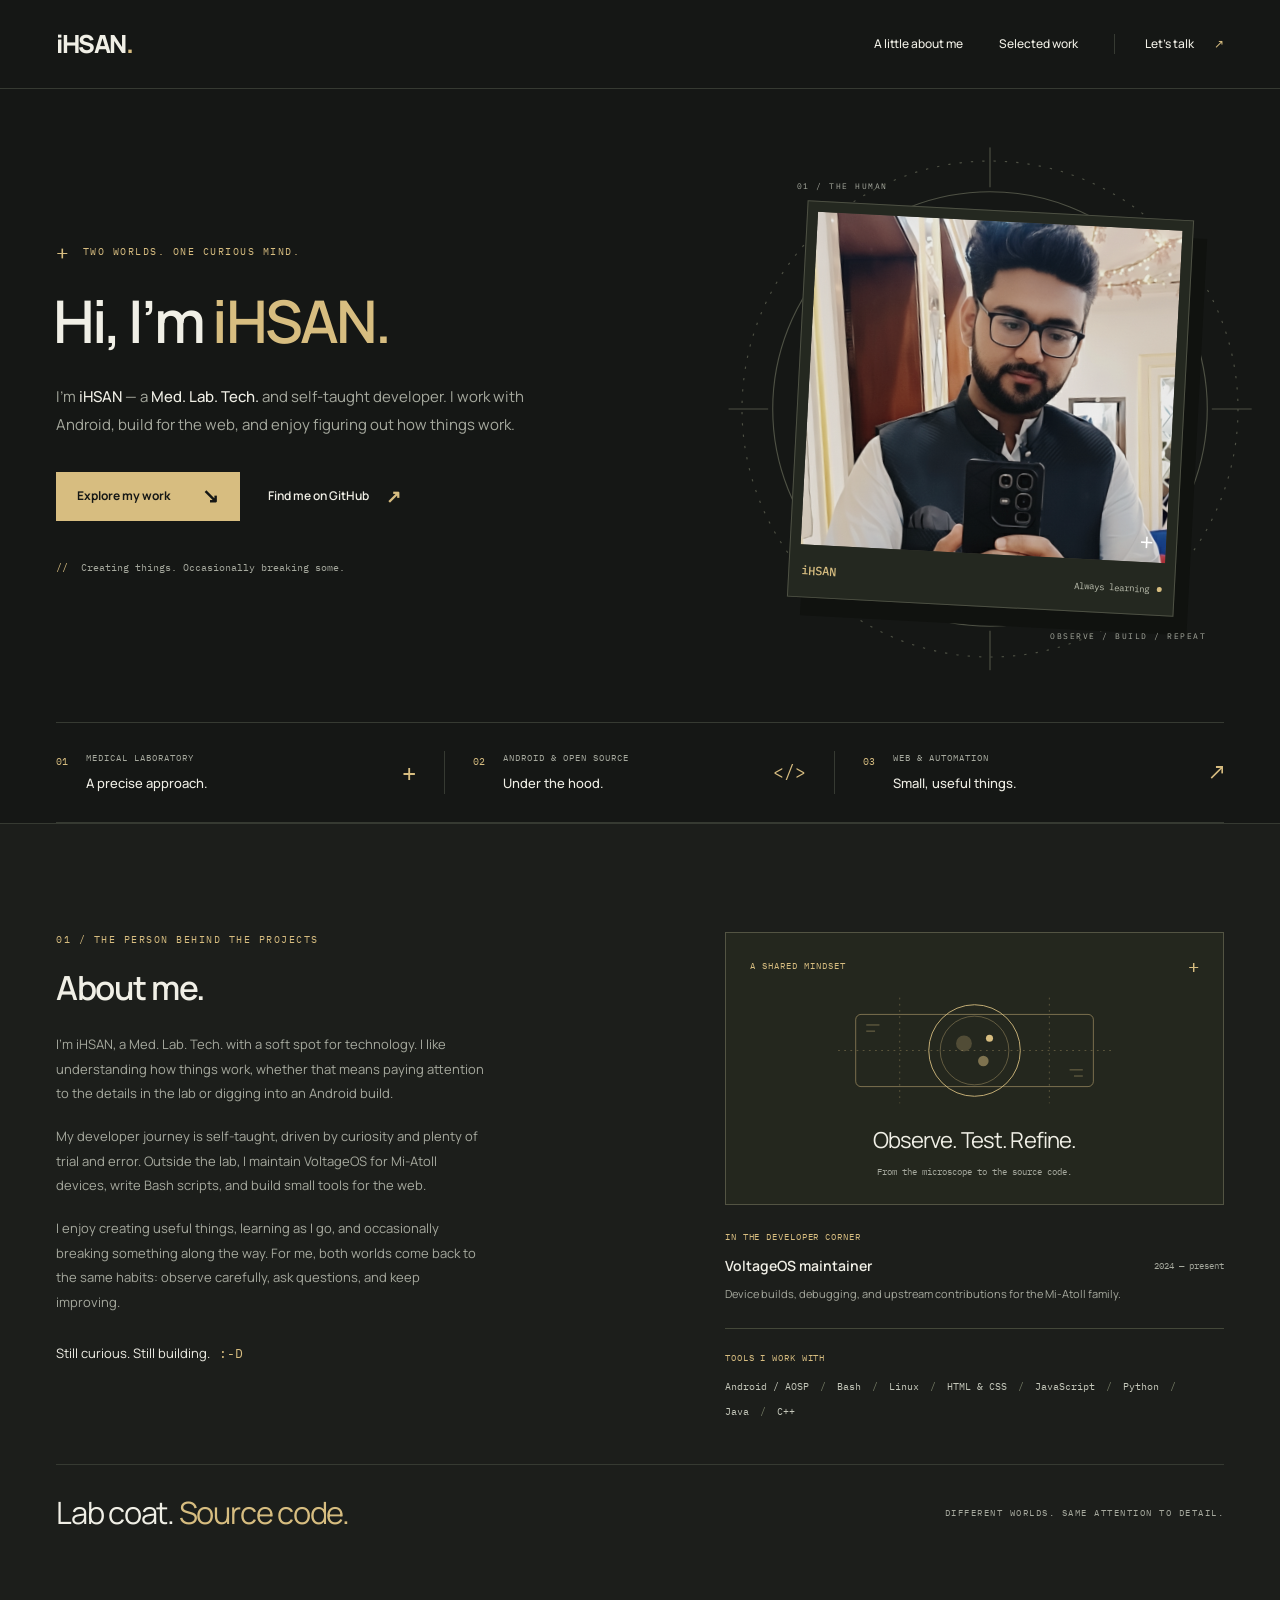
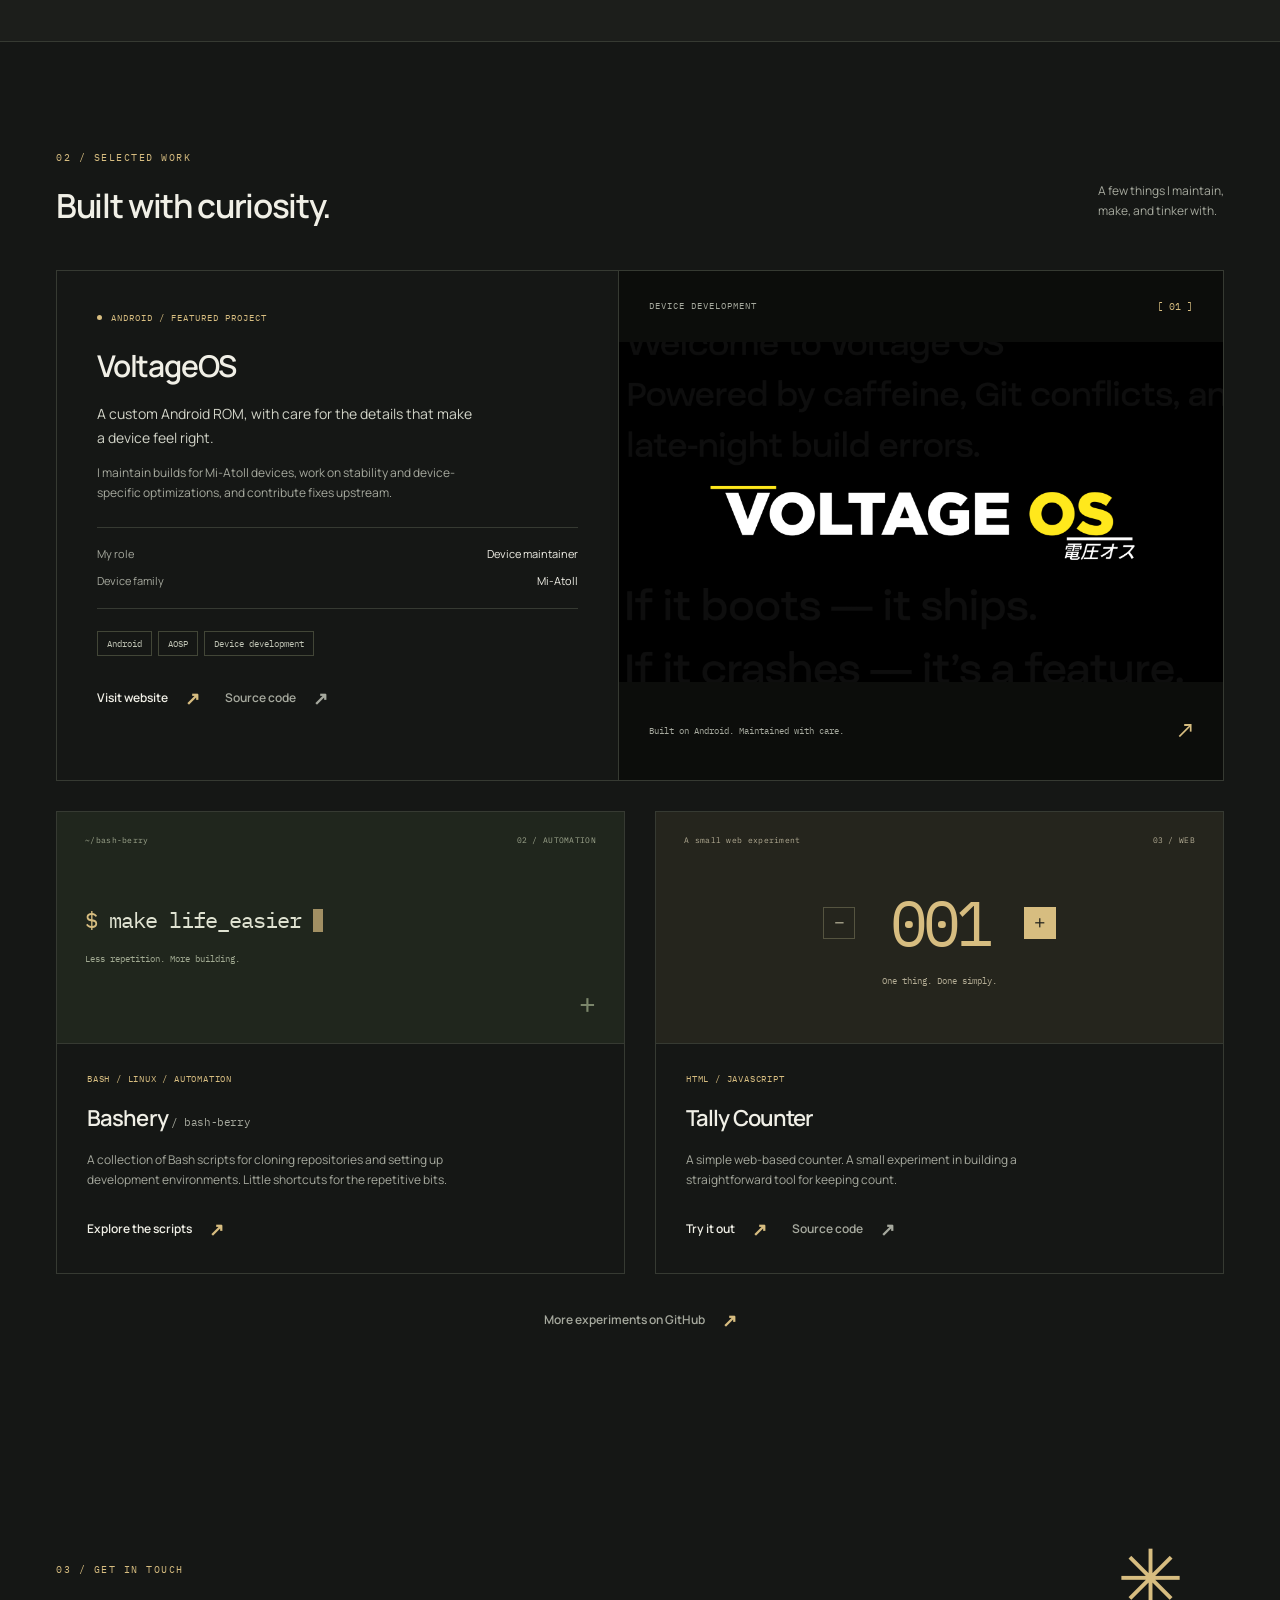
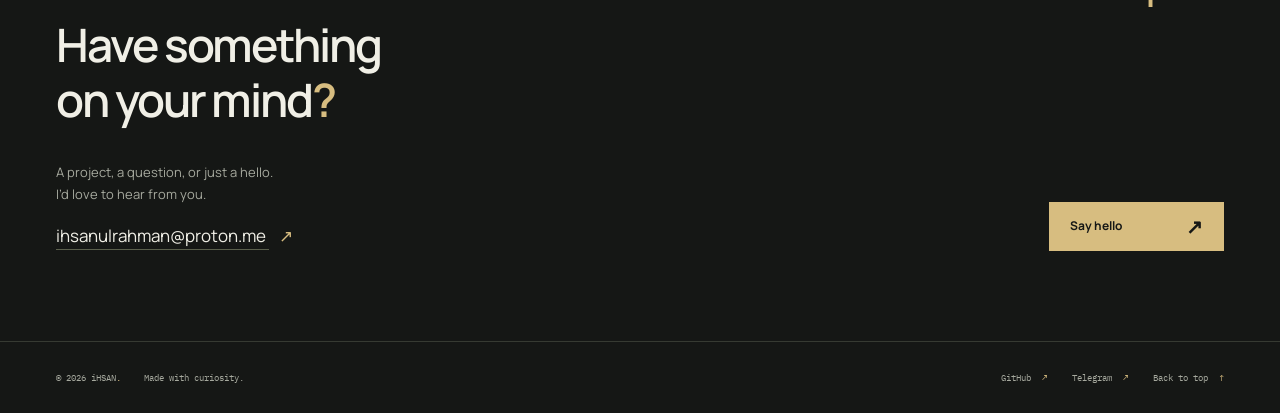
<file: index.html>
<!DOCTYPE html>
<html lang="en">
<head>
    <meta charset="UTF-8">
    <meta name="viewport" content="width=device-width, initial-scale=1.0">
    <meta name="theme-color" content="#151715">
    <meta name="description" content="iHSAN — Med. Lab. Tech. and self-taught developer. VoltageOS device maintenance, Android development, and small, useful tools for the web.">
    <meta property="og:title" content="iHSAN — Lab coat. Source code.">
    <meta property="og:description" content="Med. Lab. Tech. with a curiosity for Android, the web, and how things work. Explore my selected projects.">
    <meta property="og:type" content="website">
    <meta property="og:url" content="https://ihsanulrahman.github.io/">
    <meta property="og:image" content="https://ihsanulrahman.github.io/images/ihsan.png">
    <title>iHSAN — Lab coat. Source code.</title>
    <link rel="icon" href="images/ihsan.png">
    <link rel="preconnect" href="https://fonts.googleapis.com">
    <link rel="preconnect" href="https://fonts.gstatic.com" crossorigin>
    <link href="https://fonts.googleapis.com/css2?family=IBM+Plex+Mono:wght@400;500&amp;family=Manrope:wght@400;500;600;700;800&amp;display=swap" rel="stylesheet">
    <link rel="stylesheet" href="style/style.css">
    <script src="script/script.js" defer></script>
</head>
<body>
    <a class="skip-link" href="#main">Skip to content</a>
    <header class="site-header">
        <div class="container header-inner">
            <a class="wordmark" href="#home" aria-label="iHSAN, home">iHSAN<span aria-hidden="true">.</span></a>
            <button class="menu-toggle" type="button" aria-expanded="false" aria-controls="site-nav" hidden>
                <span class="menu-label">Menu</span>
                <span class="menu-lines" aria-hidden="true"></span>
            </button>
            <nav class="site-nav" id="site-nav" aria-label="Main navigation">
                <a href="#about">A little about me</a>
                <a href="#projects">Selected work</a>
                <a class="nav-contact" href="#contact">Let’s talk <span aria-hidden="true">↗</span></a>
            </nav>
        </div>
    </header>

    <main id="main">
        <section class="hero container" id="home" aria-labelledby="hero-title">
            <div class="hero-copy">
                <p class="eyebrow"><span class="small-cross" aria-hidden="true">+</span> Two worlds. One curious mind.</p>
                <h1 id="hero-title">Hi, I’m <span>iHSAN.</span></h1>
                <p class="hero-intro">I’m <strong>iHSAN</strong> — a <strong>Med. Lab. Tech.</strong> and self-taught developer. I work with Android, build for the web, and enjoy figuring out how things work.</p>
                <div class="hero-actions">
                    <a class="button button-primary" href="#projects">Explore my work <span aria-hidden="true">↘</span></a>
                    <a class="text-link" href="https://github.com/ihsanulrahman" target="_blank" rel="noopener noreferrer">Find me on GitHub <span aria-hidden="true">↗</span></a>
                </div>
                <p class="hero-note"><span aria-hidden="true">//</span> Creating things. Occasionally breaking some.</p>
            </div>
            <div class="portrait-area">
                <span class="portrait-coordinate coordinate-top" aria-hidden="true">01 / THE HUMAN</span>
                <svg class="portrait-orbit" viewBox="0 0 460 460" fill="none" aria-hidden="true">
                    <circle cx="230" cy="230" r="218" stroke="currentColor" stroke-dasharray="2 8"/>
                    <circle cx="230" cy="230" r="191" stroke="currentColor"/>
                    <path d="M230 0v35M230 425v35M0 230h35M425 230h35" stroke="currentColor"/>
                </svg>
                <figure class="portrait">
                    <div class="portrait-image">
                        <img src="images/ihsan.png" alt="iHSAN wearing a dark waistcoat and glasses" width="768" height="1343" fetchpriority="high">
                        <span class="portrait-corner" aria-hidden="true">+</span>
                    </div>
                    <figcaption><span>iHSAN</span><span>Always learning <span class="caption-dot" aria-hidden="true"></span></span></figcaption>
                </figure>
                <span class="portrait-coordinate coordinate-bottom" aria-hidden="true">OBSERVE / BUILD / REPEAT</span>
            </div>
        </section>

        <div class="container disciplines" aria-label="My interests">
            <div><span class="discipline-number">01</span><p><span class="eyebrow">Medical laboratory</span><span>A precise approach.</span></p><span class="discipline-symbol" aria-hidden="true">+</span></div>
            <div><span class="discipline-number">02</span><p><span class="eyebrow">Android &amp; open source</span><span>Under the hood.</span></p><span class="discipline-symbol" aria-hidden="true">&lt;/&gt;</span></div>
            <div><span class="discipline-number">03</span><p><span class="eyebrow">Web &amp; automation</span><span>Small, useful things.</span></p><span class="discipline-symbol" aria-hidden="true">↗</span></div>
        </div>

        <section class="about-section section" id="about" aria-labelledby="about-title">
            <div class="container about-grid">
                <div class="about-copy">
                    <p class="eyebrow section-index">01 / The person behind the projects</p>
                    <h2 id="about-title">About me.</h2>
                    <p>I’m iHSAN, a Med. Lab. Tech. with a soft spot for technology. I like understanding how things work, whether that means paying attention to the details in the lab or digging into an Android build.</p>
                    <p>My developer journey is self-taught, driven by curiosity and plenty of trial and error. Outside the lab, I maintain VoltageOS for Mi-Atoll devices, write Bash scripts, and build small tools for the web.</p>
                    <p>I enjoy creating useful things, learning as I go, and occasionally breaking something along the way. For me, both worlds come back to the same habits: observe carefully, ask questions, and keep improving.</p>
                    <p class="about-signoff">Still curious. Still building. <span aria-hidden="true">:-D</span></p>
                </div>
                <div class="about-notes">
                    <div class="lab-note">
                        <div class="lab-note-top"><span class="eyebrow">A shared mindset</span><span aria-hidden="true">+</span></div>
                        <svg class="lab-diagram" viewBox="0 0 340 142" fill="none" aria-hidden="true">
                            <path d="M15 71h310M85 11v120M255 11v120" stroke="currentColor" stroke-dasharray="2 5" opacity=".35"/>
                            <rect x="35" y="30" width="270" height="82" rx="6" stroke="currentColor" opacity=".55"/>
                            <circle cx="170" cy="71" r="52" stroke="currentColor"/>
                            <circle cx="170" cy="71" r="39" stroke="currentColor" opacity=".4"/>
                            <circle cx="158" cy="63" r="9" fill="currentColor" opacity=".25"/>
                            <circle cx="180" cy="83" r="6" fill="currentColor" opacity=".5"/>
                            <circle cx="187" cy="57" r="4" fill="currentColor"/>
                            <path d="M47 42h15M47 49h10M278 93h15M283 100h10" stroke="currentColor" opacity=".5"/>
                        </svg>
                        <p>Observe. Test. Refine.</p>
                        <span class="lab-note-caption">From the microscope to the source code.</span>
                    </div>
                    <div class="experience-note" id="experience">
                        <p class="eyebrow">In the developer corner</p>
                        <div><h3>VoltageOS maintainer</h3><span class="mono">2024 — present</span></div>
                        <p>Device builds, debugging, and upstream contributions for the Mi-Atoll family.</p>
                    </div>
                    <div class="toolbox">
                        <p class="eyebrow">Tools I work with</p>
                        <ul aria-label="Development tools"><li>Android / AOSP</li><li>Bash</li><li>Linux</li><li>HTML &amp; CSS</li><li>JavaScript</li><li>Python</li><li>Java</li><li>C++</li></ul>
                    </div>
                </div>
            </div>
            <div class="container about-tagline">
                <p>Lab coat. <span>Source code.</span></p>
                <span class="eyebrow">Different worlds. Same attention to detail.</span>
            </div>
        </section>

        <section class="work-section container section" id="projects" aria-labelledby="work-title">
            <div class="section-heading">
                <div><p class="eyebrow section-index">02 / Selected work</p><h2 id="work-title">Built with curiosity.</h2></div>
                <p>A few things I maintain,<br>make, and tinker with.</p>
            </div>
            <article class="featured-project">
                <div class="featured-copy">
                    <p class="eyebrow project-category"><span class="status-dot" aria-hidden="true"></span> Android / Featured project</p>
                    <h3>VoltageOS</h3>
                    <p>A custom Android ROM, with care for the details that make a device feel right.</p>
                    <p class="project-detail">I maintain builds for Mi-Atoll devices, work on stability and device-specific optimizations, and contribute fixes upstream.</p>
                    <dl class="project-facts">
                        <div><dt>My role</dt><dd>Device maintainer</dd></div>
                        <div><dt>Device family</dt><dd>Mi-Atoll</dd></div>
                    </dl>
                    <ul class="tags" aria-label="VoltageOS technologies"><li>Android</li><li>AOSP</li><li>Device development</li></ul>
                    <div class="project-links">
                        <a class="text-link" href="https://www.voltageos.com" target="_blank" rel="noopener noreferrer" aria-label="Visit the VoltageOS website">Visit website <span aria-hidden="true">↗</span></a>
                        <a class="text-link secondary-link" href="https://github.com/VoltageOS" target="_blank" rel="noopener noreferrer" aria-label="View VoltageOS source on GitHub">Source code <span aria-hidden="true">↗</span></a>
                    </div>
                </div>
                <figure class="featured-visual">
                    <div class="visual-topline"><span class="eyebrow">Device development</span><span aria-hidden="true">[ 01 ]</span></div>
                    <img src="images/voltageos.png" alt="VoltageOS project artwork" width="1920" height="1080" loading="lazy" decoding="async">
                    <figcaption><span>Built on Android. Maintained with care.</span><span aria-hidden="true">↗</span></figcaption>
                </figure>
            </article>

            <div class="project-grid">
                <article class="small-project">
                    <div class="project-artwork bash-artwork" aria-hidden="true">
                        <div class="artwork-topline"><span>~/bash-berry</span><span>02 / AUTOMATION</span></div>
                        <div class="terminal-line"><span class="terminal-prompt">$</span> make life_easier<span class="terminal-cursor"></span></div>
                        <p>Less repetition. More building.</p>
                        <span class="artwork-cross">+</span>
                    </div>
                    <div class="small-project-copy">
                        <p class="eyebrow">Bash / Linux / Automation</p>
                        <h3>Bashery <span class="project-alias">/ bash-berry</span></h3>
                        <p>A collection of Bash scripts for cloning repositories and setting up development environments. Little shortcuts for the repetitive bits.</p>
                        <a class="text-link" href="https://github.com/ihsanulrahman/bash-berry" target="_blank" rel="noopener noreferrer" aria-label="View Bashery source on GitHub">Explore the scripts <span aria-hidden="true">↗</span></a>
                    </div>
                </article>
                <article class="small-project">
                    <div class="project-artwork tally-artwork" aria-hidden="true">
                        <div class="artwork-topline"><span>A small web experiment</span><span>03 / WEB</span></div>
                        <div class="counter-preview"><span class="counter-control">−</span><span class="counter-value">001</span><span class="counter-control counter-plus">+</span></div>
                        <p>One thing. Done simply.</p>
                    </div>
                    <div class="small-project-copy">
                        <p class="eyebrow">HTML / JavaScript</p>
                        <h3>Tally Counter</h3>
                        <p>A simple web-based counter. A small experiment in building a straightforward tool for keeping count.</p>
                        <div class="project-links">
                            <a class="text-link" href="https://counter-tally.vercel.app/" target="_blank" rel="noopener noreferrer" aria-label="Try the Tally Counter website">Try it out <span aria-hidden="true">↗</span></a>
                            <a class="text-link secondary-link" href="https://github.com/ihsanulrahman/tally" target="_blank" rel="noopener noreferrer" aria-label="View Tally Counter source on GitHub">Source code <span aria-hidden="true">↗</span></a>
                        </div>
                    </div>
                </article>
            </div>
            <a class="all-projects text-link" href="https://github.com/ihsanulrahman?tab=repositories" target="_blank" rel="noopener noreferrer">More experiments on GitHub <span aria-hidden="true">↗</span></a>
        </section>

        <section class="contact-section section container" id="contact" aria-labelledby="contact-title">
            <div class="contact-heading"><p class="eyebrow section-index">03 / Get in touch</p><span class="contact-asterisk" aria-hidden="true">✳</span></div>
            <h2 id="contact-title">Have something<br>on your mind<span>?</span></h2>
            <div class="contact-bottom">
                <div><p>A project, a question, or just a hello.<br>I’d love to hear from you.</p><a class="email-link" href="mailto:ihsanulrahman@proton.me">ihsanulrahman@proton.me <span aria-hidden="true">↗</span></a></div>
                <a class="button button-primary" href="mailto:ihsanulrahman@proton.me">Say hello <span aria-hidden="true">↗</span></a>
            </div>
        </section>
    </main>

    <footer class="site-footer">
        <div class="container footer-inner">
            <p>© <span id="copyright-year">2026</span> iHSAN<span class="footer-dot">.</span> <span class="footer-note">Made with curiosity.</span></p>
            <div class="footer-links"><a href="https://github.com/ihsanulrahman" target="_blank" rel="noopener noreferrer">GitHub <span aria-hidden="true">↗</span></a><a href="https://t.me/ihsanulrahman" target="_blank" rel="noopener noreferrer">Telegram <span aria-hidden="true">↗</span></a><a href="#home">Back to top <span aria-hidden="true">↑</span></a></div>
        </div>
    </footer>
</body>
</html>
</file>
<file: style/style.css>
:root {
    color-scheme: dark;
    --background: #151715;
    --surface: #1c1e1b;
    --text: #f0efe6;
    --muted: #a6a99e;
    --accent: #d7bd80;
    --line: #363a32;
    --font: 'Manrope', 'Segoe UI', sans-serif;
    --mono: 'IBM Plex Mono', ui-monospace, monospace;
}
*, *::before, *::after { box-sizing: border-box; }
html { scroll-behavior: smooth; scroll-padding-top: 110px; }
body { margin: 0; background: var(--background); color: var(--text); font-family: var(--font); font-size: 15px; line-height: 1.7; -webkit-font-smoothing: antialiased; }
::selection { background: var(--accent); color: var(--background); }
a { color: inherit; text-decoration: none; }
button { font: inherit; }
button, a { -webkit-tap-highlight-color: transparent; }
button:focus-visible, a:focus-visible { outline: 2px solid var(--accent); outline-offset: 6px; }
img { display: block; max-width: 100%; height: auto; }
svg { display: block; }
h1, h2, h3, p, figure { margin: 0; }
h1, h2, h3 { font-weight: 600; }
ul { margin: 0; padding: 0; list-style: none; }
[hidden] { display: none !important; }
.container { width: min(1200px, calc(100% - 112px)); margin-inline: auto; }
.section { padding-block: 108px; }
.eyebrow, .mono { font-family: var(--mono); font-weight: 400; }
.eyebrow { font-size: 10px; line-height: 1.6; letter-spacing: 1.5px; text-transform: uppercase; }
.section-index { color: var(--accent); margin-bottom: 20px; }
.skip-link { position: fixed; z-index: 100; top: 10px; left: 10px; padding: 10px 20px; background: var(--accent); color: var(--background); transform: translateY(-180%); }
.skip-link:focus { transform: translateY(0); }

.site-header { position: sticky; top: 0; z-index: 10; background: var(--background); border-bottom: 1px solid var(--line); }
.header-inner { min-height: 88px; display: flex; align-items: center; justify-content: space-between; gap: 28px; }
.wordmark { font-size: 25px; font-weight: 800; letter-spacing: -1.5px; }
.wordmark span { color: var(--accent); }
.site-nav { display: flex; align-items: center; gap: 36px; font-size: 12px; font-weight: 500; }
.site-nav a { transition: color .2s ease; }
.site-nav a:hover, .site-nav a[aria-current="location"] { color: var(--accent); }
.site-nav .nav-contact { display: flex; gap: 20px; padding-left: 30px; border-left: 1px solid var(--line); }
.nav-contact span { color: var(--accent); }
.menu-toggle { border: 1px solid var(--line); background: none; color: var(--text); cursor: pointer; padding: 8px 12px; align-items: center; gap: 12px; font-size: 12px; display: none; }
.menu-lines { position: relative; width: 16px; height: 12px; }
.menu-lines::before, .menu-lines::after { content: ''; position: absolute; width: 16px; height: 1px; left: 0; background: currentColor; transition: transform .2s; }
.menu-lines::before { top: 3px; }
.menu-lines::after { bottom: 3px; }
.menu-toggle[aria-expanded="true"] .menu-lines::before { transform: translateY(2.5px) rotate(45deg); }
.menu-toggle[aria-expanded="true"] .menu-lines::after { transform: translateY(-2.5px) rotate(-45deg); }

.hero { display: grid; grid-template-columns: 1.35fr 1fr; align-items: center; gap: 70px; padding-block: 94px 88px; }
.hero-copy > .eyebrow { display: flex; align-items: center; gap: 12px; color: var(--accent); margin-bottom: 24px; }
.small-cross { font-size: 21px; font-weight: 400; line-height: 1; }
.hero h1 { font-size: clamp(40px, 4.6vw, 64px); line-height: 1.15; letter-spacing: -.05em; margin-left: -3px; }
.hero h1 > span { color: var(--accent); }
.hero-intro { max-width: 490px; margin-top: 28px; font-size: 15px; color: var(--muted); line-height: 1.9; }
.hero-intro strong { font-weight: 500; color: var(--text); }
.hero-actions { display: flex; flex-wrap: wrap; align-items: center; gap: 28px; margin-top: 32px; }
.button { min-height: 49px; display: inline-flex; align-items: center; justify-content: space-between; gap: 32px; padding: 14px 21px; font-size: 12px; font-weight: 700; transition: background .2s, transform .2s; }
.button-primary { background: var(--accent); color: var(--background); }
.button-primary:hover { background: #e8cf92; transform: translateY(-2px); }
.button span { font-size: 20px; line-height: 1; }
.text-link { display: inline-flex; align-items: center; gap: 17px; font-size: 12px; font-weight: 600; padding-block: 4px; transition: color .2s; }
.text-link:hover { color: var(--accent); }
.text-link > span { color: var(--accent); font-size: 18px; line-height: 1; transition: transform .2s; }
.text-link:hover > span { transform: translate(2px, -2px); }
.hero-note { font-family: var(--mono); font-size: 10px; color: var(--muted); margin-top: 38px; }
.hero-note > span { color: var(--accent); margin-right: 7px; }
.portrait-area { position: relative; padding: 27px 40px; }
.portrait-orbit { position: absolute; width: 112%; max-width: none; top: 50%; left: 50%; transform: translate(-50%, -50%); color: #4e5144; }
.portrait { position: relative; transform: rotate(3deg); padding: 10px 10px 0; background: #242820; border: 1px solid #4e5144; box-shadow: 14px 18px 0 #10120f; }
.portrait-image { position: relative; height: 333px; overflow: hidden; background: #39382f; }
.portrait-image img { width: 100%; height: 100%; object-fit: cover; object-position: center 32%; filter: saturate(.65); }
.portrait-corner { position: absolute; bottom: 8px; right: 13px; font-size: 25px; color: #fff; line-height: 1; }
.portrait figcaption { display: flex; justify-content: space-between; align-items: center; gap: 10px; padding: 16px 2px; font-family: var(--mono); font-size: 9px; }
.portrait figcaption > span:first-child { color: var(--accent); font-size: 12px; font-weight: 500; }
.portrait figcaption > span:last-child { display: flex; align-items: center; gap: 8px; color: #bdc0b0; }
.caption-dot { width: 5px; height: 5px; border-radius: 50%; background: var(--accent); }
.portrait-coordinate { position: absolute; font-family: var(--mono); font-size: 8px; letter-spacing: 1.5px; color: var(--muted); }
.coordinate-top { top: -3px; left: 40px; }
.coordinate-bottom { bottom: -9px; right: 18px; }

.disciplines { display: grid; grid-template-columns: repeat(3, 1fr); border-block: 1px solid var(--line); padding-block: 28px; }
.disciplines > div { display: flex; align-items: center; gap: 18px; padding-inline: 28px; border-right: 1px solid var(--line); }
.disciplines > div:first-child { padding-left: 0; }
.disciplines > div:last-child { border-right: 0; padding-right: 0; }
.discipline-number { font-family: var(--mono); font-size: 10px; color: var(--accent); align-self: flex-start; padding-top: 2px; }
.disciplines p { display: grid; gap: 6px; }
.disciplines .eyebrow { color: var(--muted); font-size: 9px; letter-spacing: 1px; }
.disciplines p > span:last-child { font-size: 13px; font-weight: 500; }
.discipline-symbol { margin-left: auto; color: var(--accent); font-family: var(--mono); font-size: 24px; }
.disciplines > div:nth-child(2) .discipline-symbol { font-size: 18px; }

.section-heading { display: flex; align-items: flex-end; justify-content: space-between; gap: 30px; margin-bottom: 44px; }
h2 { font-size: clamp(28px, 2.6vw, 36px); letter-spacing: -.04em; line-height: 1.2; }
.section-heading > p { font-size: 12px; color: var(--muted); margin-bottom: 4px; }
.featured-project { display: grid; grid-template-columns: 1fr 1.08fr; border: 1px solid var(--line); }
.featured-copy { padding: 40px; }
.project-category { display: flex; align-items: center; gap: 9px; font-size: 9px; letter-spacing: 1px; color: var(--accent); }
.status-dot { width: 5px; height: 5px; background: var(--accent); border-radius: 50%; }
.featured-copy h3 { font-size: 30px; letter-spacing: -.04em; line-height: 1.2; margin-block: 23px 18px; }
.featured-copy > p:not(.eyebrow) { max-width: 385px; font-size: 14px; color: #d1d3c7; }
.featured-copy > p.project-detail { margin-top: 13px; color: var(--muted); font-size: 12px; }
.project-facts { margin-block: 24px 22px; border-block: 1px solid var(--line); padding-block: 13px; font-size: 11px; }
.project-facts > div { display: flex; justify-content: space-between; gap: 16px; padding-block: 4px; }
.project-facts dt { color: var(--muted); }
.project-facts dd { margin: 0; text-align: right; }
.tags { display: flex; flex-wrap: wrap; gap: 6px; }
.tags li { border: 1px solid #424637; padding: 4px 9px; font-family: var(--mono); font-size: 9px; color: #c0c4b5; }
.project-links { display: flex; align-items: center; flex-wrap: wrap; gap: 25px; }
.featured-copy .project-links { margin-top: 28px; }
.secondary-link { color: var(--muted); }
.secondary-link > span { color: var(--muted); }
.featured-visual { display: flex; flex-direction: column; justify-content: space-between; overflow: hidden; background: #0c0d0b; border-left: 1px solid var(--line); }
.visual-topline { display: flex; justify-content: space-between; align-items: center; gap: 20px; padding: 27px 30px; color: var(--muted); }
.visual-topline .eyebrow { font-size: 9px; letter-spacing: 1px; }
.visual-topline > span:last-child { font-family: var(--mono); font-size: 10px; color: var(--accent); }
.featured-visual img { width: 100%; background: black; }
.featured-visual figcaption { display: flex; align-items: center; justify-content: space-between; gap: 20px; padding: 28px 30px; color: var(--muted); font-family: var(--mono); font-size: 9px; }
.featured-visual figcaption > span:last-child { color: var(--accent); font-size: 25px; }
.project-grid { display: grid; grid-template-columns: repeat(2, 1fr); gap: 30px; margin-top: 30px; }
.small-project { border: 1px solid var(--line); display: flex; flex-direction: column; }
.project-artwork { min-height: 232px; position: relative; display: flex; flex-direction: column; justify-content: center; padding: 28px; border-bottom: 1px solid var(--line); overflow: hidden; }
.artwork-topline { position: absolute; top: 22px; left: 28px; right: 28px; display: flex; justify-content: space-between; gap: 18px; font-family: var(--mono); font-size: 8px; letter-spacing: .3px; color: #9da58d; }
.project-artwork > p { font-family: var(--mono); font-size: 9px; margin-top: 12px; color: #a1aa92; }
.bash-artwork { background: #20261d; }
.terminal-line { display: flex; align-items: center; gap: 12px; font-family: var(--mono); font-size: clamp(14px, 1.7vw, 22px); letter-spacing: -1px; color: #e0e3d2; margin-top: 12px; }
.terminal-prompt { color: var(--accent); }
.terminal-cursor { width: 10px; height: 23px; background: var(--accent); opacity: .7; }
.artwork-cross { position: absolute; bottom: 16px; right: 28px; color: #7b866b; font-family: var(--mono); font-size: 28px; }
.tally-artwork { background: #25251d; text-align: center; }
.tally-artwork .artwork-topline { color: #b3ac94; }
.counter-preview { display: flex; align-items: center; justify-content: center; gap: 35px; margin-top: 18px; }
.counter-value { font-family: var(--mono); font-size: 63px; line-height: 1.2; letter-spacing: -5px; color: var(--accent); }
.counter-control { width: 32px; height: 32px; display: grid; place-items: center; border: 1px solid #555440; color: #b4b097; font-size: 20px; line-height: 1; }
.counter-plus { background: var(--accent); border-color: var(--accent); color: #25251d; }
.tally-artwork > p { color: #b3ac94; }
.small-project-copy { display: flex; flex-direction: column; align-items: flex-start; padding: 28px 30px 30px; flex: 1; }
.small-project-copy > .eyebrow { color: var(--accent); font-size: 9px; letter-spacing: .8px; }
.small-project h3 { font-size: 22px; letter-spacing: -.04em; margin-block: 13px; }
.project-alias { color: var(--muted); font-family: var(--mono); font-size: 11px; font-weight: 400; letter-spacing: -.4px; }
.small-project-copy > p:not(.eyebrow) { color: var(--muted); font-size: 12px; margin-bottom: 24px; max-width: 415px; }
.small-project-copy > .text-link, .small-project-copy > .project-links { margin-top: auto; }
.all-projects { display: flex; width: fit-content; margin: 32px auto 0; color: var(--muted); }

.about-section { background: var(--surface); border-block: 1px solid var(--line); }
.about-grid { display: grid; grid-template-columns: 1.1fr 1fr; gap: 120px; }
.about-copy h2 { margin-bottom: 24px; }
.about-copy > p:not(.eyebrow) { color: var(--muted); font-size: 13px; margin-top: 18px; max-width: 430px; line-height: 1.9; }
.about-copy > p.about-signoff { color: var(--text); margin-top: 26px; }
.about-signoff > span { color: var(--accent); font-family: var(--mono); margin-left: 6px; }
.about-tagline { display: flex; flex-wrap: wrap; align-items: center; justify-content: space-between; gap: 12px 30px; border-top: 1px solid var(--line); margin-top: 44px; padding-top: 28px; }
.about-tagline > p { font-size: clamp(24px, 2.4vw, 32px); line-height: 1.3; letter-spacing: -.04em; }
.about-tagline > p > span { color: var(--accent); }
.about-tagline > .eyebrow { color: var(--muted); font-size: 9px; }
.lab-note { border: 1px solid #535443; padding: 24px; color: var(--accent); background: #24271e; }
.lab-note-top { display: flex; align-items: center; justify-content: space-between; gap: 20px; }
.lab-note-top > span:last-child { font-family: var(--mono); font-size: 19px; line-height: 1; }
.lab-note .eyebrow { font-size: 9px; letter-spacing: 1px; }
.lab-diagram { width: 100%; height: 125px; margin-block: 12px 9px; }
.lab-note > p { text-align: center; font-size: 22px; color: var(--text); letter-spacing: -.04em; }
.lab-note-caption { display: block; text-align: center; font-family: var(--mono); font-size: 9px; color: var(--muted); margin-top: 5px; }
.experience-note { padding-block: 25px; border-bottom: 1px solid #444839; scroll-margin-top: 20px; }
.experience-note > .eyebrow, .toolbox > .eyebrow { font-size: 9px; color: var(--accent); letter-spacing: .9px; }
.experience-note > div { display: flex; flex-wrap: wrap; justify-content: space-between; align-items: center; gap: 6px 15px; margin-block: 10px 7px; }
.experience-note h3 { font-size: 14px; }
.experience-note .mono { font-size: 9px; color: var(--muted); }
.experience-note > p:last-child { font-size: 11px; color: var(--muted); }
.toolbox { padding-top: 22px; }
.toolbox ul { display: flex; flex-wrap: wrap; gap: 8px 0; margin-top: 12px; font-family: var(--mono); font-size: 10px; color: #c5c8bb; }
.toolbox li:not(:last-child)::after { content: '/'; padding-inline: 11px; color: #747b64; }

.contact-section { padding-block: 94px 90px; }
.contact-heading { display: flex; align-items: center; justify-content: space-between; }
.contact-heading .section-index { margin-bottom: 14px; }
.contact-asterisk { font-size: 80px; line-height: 1; color: var(--accent); margin-right: 40px; }
.contact-section h2 { font-size: clamp(32px, 3.6vw, 50px); letter-spacing: -.045em; line-height: 1.2; }
.contact-section h2 > span { color: var(--accent); }
.contact-bottom { display: flex; justify-content: space-between; align-items: flex-end; gap: 32px; margin-top: 34px; }
.contact-bottom p { color: var(--muted); font-size: 13px; }
.email-link { display: inline-block; font-size: 17px; margin-top: 17px; text-decoration: underline; text-decoration-color: #5b604c; text-underline-offset: 7px; transition: color .2s; overflow-wrap: anywhere; }
.email-link:hover { color: var(--accent); }
.email-link > span { display: inline-block; color: var(--accent); margin-left: 10px; }
.contact-bottom > .button { flex-shrink: 0; min-width: 175px; }
.site-footer { border-top: 1px solid var(--line); }
.footer-inner { display: flex; justify-content: space-between; align-items: center; gap: 24px; padding-block: 28px; font-family: var(--mono); font-size: 9px; color: var(--muted); }
.footer-dot { color: var(--accent); }
.footer-note { margin-left: 18px; }
.footer-links { display: flex; align-items: center; flex-wrap: wrap; gap: 25px; }
.footer-links a:hover { color: var(--accent); }
.footer-links a > span { margin-left: 6px; color: var(--accent); }

@media (min-width: 1600px) {
    .hero { padding-block: 112px; }
}
@media (max-width: 1100px) {
    .container { width: calc(100% - 72px); }
    .hero { gap: 38px; padding-block: 78px; grid-template-columns: 1.25fr 1fr; }
    .hero h1 { font-size: clamp(38px, 4.6vw, 50px); }
    .hero-actions { gap: 16px 22px; }
    .portrait-area { padding-inline: 23px; }
    .portrait-image { height: 300px; }
    .coordinate-top { left: 23px; }
    .disciplines > div { gap: 12px; padding-inline: 20px; }
    .discipline-symbol { display: none; }
    .disciplines .eyebrow { font-size: 8px; }
    .featured-copy { padding: 30px; }
    .about-grid { gap: 60px; }
    .footer-note { display: none; }
}
@media (max-width: 760px) {
    html { scroll-padding-top: 92px; }
    .container { width: calc(100% - 44px); }
    .section { padding-block: 68px; }
    .header-inner { min-height: 74px; flex-wrap: wrap; gap: 0; }
    .wordmark { font-size: 24px; }
    .site-nav { width: 100%; display: flex; flex-direction: column; align-items: stretch; gap: 0; padding-bottom: 16px; }
    .site-nav a { padding-block: 12px; font-size: 13px; }
    .site-nav .nav-contact { border: 0; padding-left: 0; justify-content: space-between; }
    .js-enabled .site-nav:not(.is-open) { display: none; }
    .js-enabled .menu-toggle { display: inline-flex; }
    .hero { grid-template-columns: 1fr; gap: 48px; padding-block: 54px 59px; }
    .hero-copy > .eyebrow { font-size: 9px; letter-spacing: 1px; margin-bottom: 22px; }
    .hero h1 { font-size: clamp(36px, 8vw, 48px); margin-left: -2px; }
    .hero-intro { font-size: 14px; margin-top: 24px; max-width: 490px; }
    .hero-actions { gap: 20px; margin-top: 27px; }
    .hero-note { font-size: 9px; margin-top: 26px; }
    .portrait-area { width: min(360px, calc(100% - 28px)); margin-inline: auto; padding: 20px 30px; }
    .portrait-image { height: 305px; }
    .coordinate-top { left: 30px; }
    .coordinate-bottom { bottom: -6px; right: 0; }
    .portrait-orbit { width: 115%; }
    .disciplines { grid-template-columns: 1fr; padding-block: 0; }
    .disciplines > div { padding: 20px 0; border-right: 0; border-bottom: 1px solid var(--line); gap: 18px; }
    .disciplines > div:last-child { border-bottom: 0; }
    .disciplines .eyebrow { font-size: 9px; }
    .disciplines p > span:last-child { font-size: 13px; }
    .discipline-symbol { display: block; }
    .section-heading { align-items: flex-start; flex-direction: column; gap: 18px; margin-bottom: 28px; }
    .section-index { margin-bottom: 15px; font-size: 9px; }
    h2 { font-size: 28px; }
    .section-heading > p { font-size: 12px; }
    .section-heading > p br { display: none; }
    .featured-project { grid-template-columns: 1fr; }
    .featured-copy { padding: 27px; }
    .featured-copy h3 { font-size: 27px; margin-top: 20px; }
    .featured-visual { border-left: 0; border-top: 1px solid var(--line); min-height: 250px; }
    .visual-topline { padding: 19px 24px; }
    .featured-visual figcaption { padding: 19px 24px; font-size: 8px; }
    .project-grid { grid-template-columns: 1fr; gap: 24px; margin-top: 24px; }
    .project-artwork { min-height: 210px; padding: 24px; }
    .artwork-topline { left: 24px; right: 24px; font-size: 7px; }
    .terminal-line { font-size: clamp(14px, 4.2vw, 22px); gap: 9px; }
    .terminal-cursor { height: 20px; width: 8px; }
    .small-project-copy { padding: 25px; }
    .small-project h3 { font-size: 21px; }
    .all-projects { font-size: 11px; margin-top: 26px; }
    .about-grid { grid-template-columns: 1fr; gap: 35px; }
    .about-tagline { margin-top: 32px; padding-top: 24px; }
    .about-copy > p:not(.eyebrow) { font-size: 13px; }
    .about-notes { max-width: 500px; width: 100%; }
    .lab-note { padding: 22px; }
    .lab-note-caption { font-size: 8px; }
    .contact-heading { align-items: center; }
    .contact-asterisk { font-size: 46px; margin: 0 5px 20px 0; }
    .contact-section h2 { font-size: clamp(30px, 7vw, 38px); }
    .contact-bottom { flex-direction: column; align-items: flex-start; gap: 25px; margin-top: 27px; }
    .contact-bottom > div { max-width: 100%; }
    .email-link { font-size: 14px; }
    .contact-bottom p { font-size: 12px; }
    .footer-inner { align-items: flex-start; flex-direction: column; gap: 17px; padding-block: 25px; }
    .footer-note { display: inline; margin-left: 12px; }
    .footer-links { gap: 24px; font-size: 9px; }
}
@media (prefers-reduced-motion: reduce) {
    html { scroll-behavior: auto; }
    *, *::before, *::after { transition: none !important; }
    .button-primary:hover, .text-link:hover > span { transform: none; }
}
</file>
